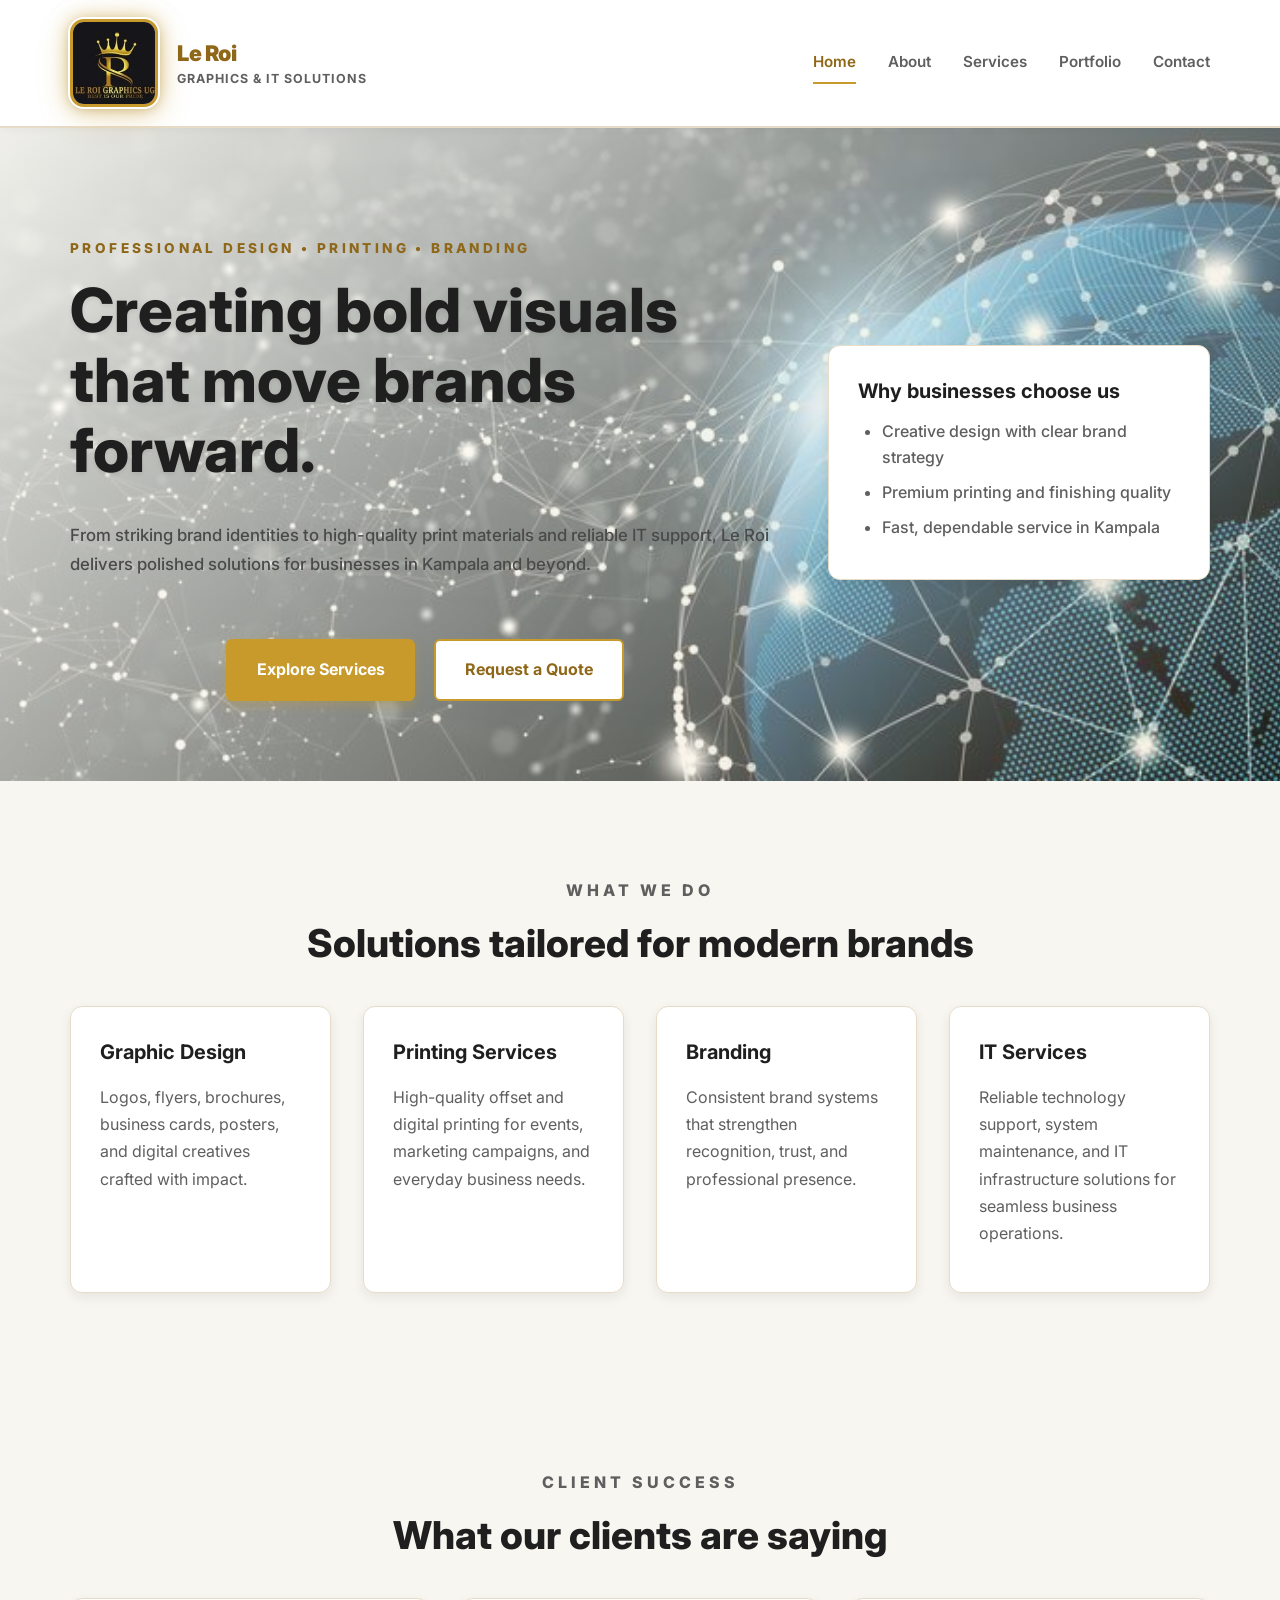
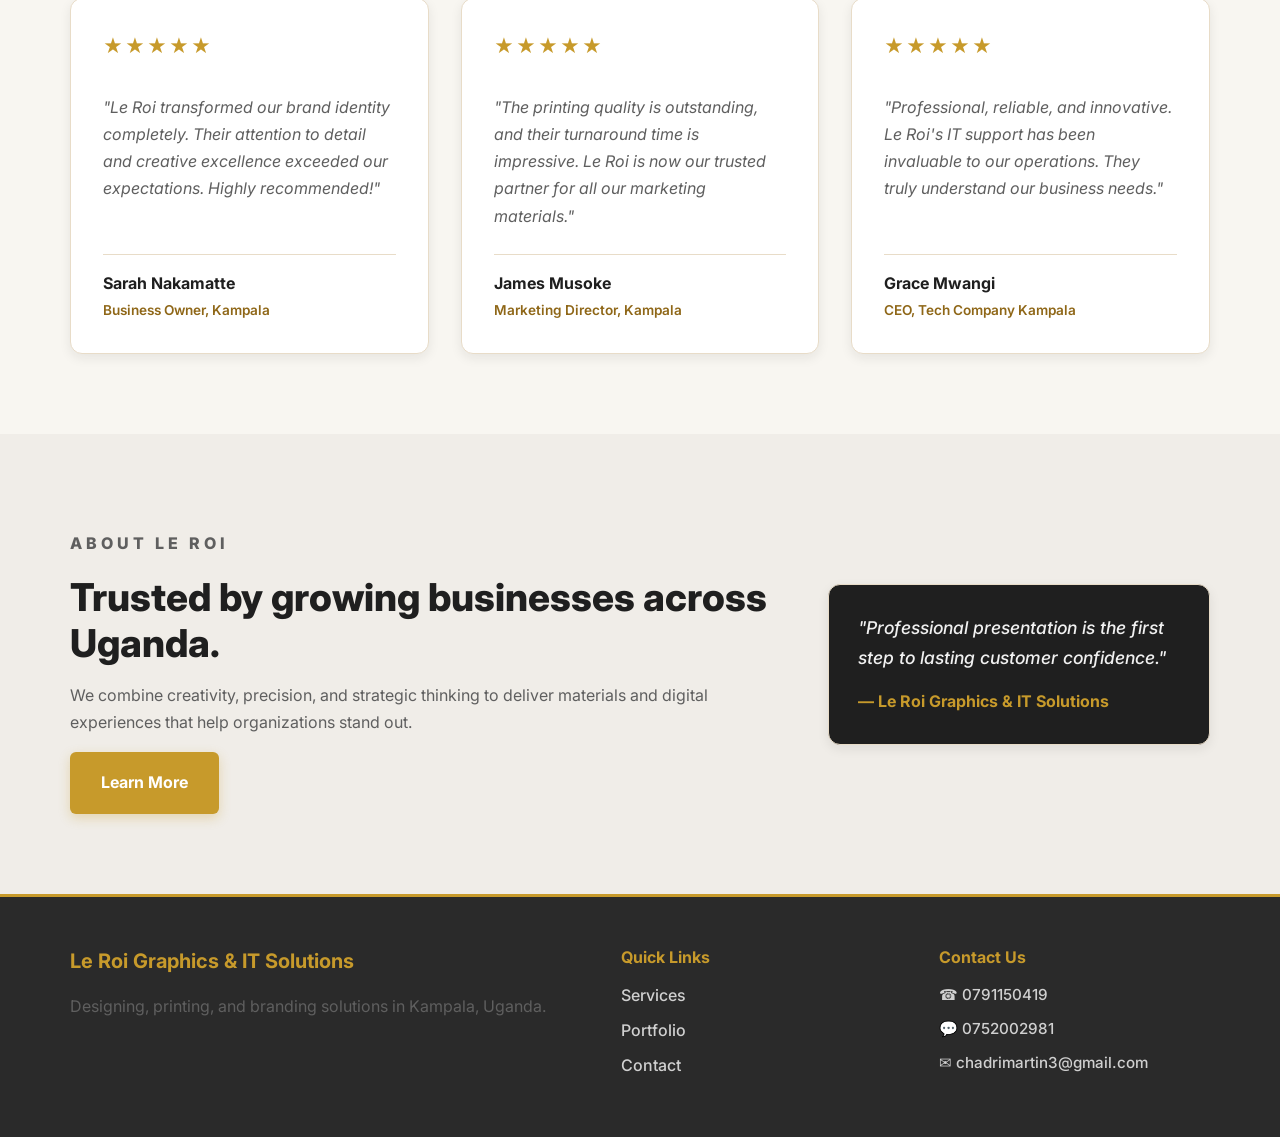
<file: index.html>
<!DOCTYPE html>
<html lang="en">
  <head>
    <meta charset="UTF-8" />
    <meta name="viewport" content="width=device-width, initial-scale=1.0" />
    <title>Le Roi Graphics & IT Solutions</title>
    <meta
      name="description"
      content="Le Roi Graphics & IT Solutions delivers professional design, printing, branding, and IT support services from Kampala, Uganda."
    />
    <link rel="preconnect" href="https://fonts.googleapis.com" />
    <link rel="preconnect" href="https://fonts.gstatic.com" crossorigin />
    <link
      href="https://fonts.googleapis.com/css2?family=Inter:wght@400;500;600;700;800&display=swap"
      rel="stylesheet"
    />
    <link rel="stylesheet" href="styles.css" />
  </head>
  <body>
    <header class="site-header">
      <div class="container nav-bar">
        <a class="brand" href="index.html">
          <img src="fgtg.jpg" alt="Le Roi Graphics & IT Solutions logo" />
          <span>
            <strong>Le Roi</strong>
            <small>Graphics & IT Solutions</small>
          </span>
        </a>
        <button class="hamburger" id="hamburger" aria-label="Toggle menu">
          <span></span>
          <span></span>
          <span></span>
        </button>
        <nav class="main-nav" id="mainNav">
          <a href="index.html" class="active">Home</a>
          <a href="about.html">About</a>
          <a href="services.html">Services</a>
          <a href="portfolio.html">Portfolio</a>
          <a href="contact.html">Contact</a>
        </nav>
      </div>
   </header>
    <script>
      const hamburger = document.getElementById('hamburger');
      const mainNav = document.getElementById('mainNav');
      hamburger.addEventListener('click', () => {
        mainNav.classList.toggle('active');
        hamburger.classList.toggle('active');
      });
      document.querySelectorAll('.main-nav a').forEach(link => {
        link.addEventListener('click', () => {
          mainNav.classList.remove('active');
          hamburger.classList.remove('active');
        });
      });
    </script>

    <main>
      <section class="hero">
        <div class="hero-background">
          <img src="illustration-of-world-and-network-photo.jpg" alt="Global network technology background" />
          <div class="hero-overlay"></div>
        </div>
        <div class="container hero-grid">
          <div class="hero-content">
            <p class="eyebrow">Professional Design • Printing • Branding</p>
            <h1>Creating bold visuals that move brands forward.</h1>
            <p class="hero-copy">
              From striking brand identities to high-quality print materials and reliable IT support,
              Le Roi delivers polished solutions for businesses in Kampala and beyond.
            </p>
            <div class="hero-actions">
              <a class="btn btn-primary" href="services.html">Explore Services</a>
              <a class="btn btn-secondary" href="contact.html">Request a Quote</a>
            </div>
          </div>
          <div class="hero-card">
            <h3>Why businesses choose us</h3>
            <ul>
              <li>Creative design with clear brand strategy</li>
              <li>Premium printing and finishing quality</li>
              <li>Fast, dependable service in Kampala</li>
            </ul>
          </div>
        </div>
      </section>

      <section class="section">
        <div class="container">
          <div class="section-heading">
            <p class="eyebrow">What we do</p>
            <h2>Solutions tailored for modern brands</h2>
          </div>
          <div class="card-grid">
            <article class="card">
              <h3>Graphic Design</h3>
              <p>Logos, flyers, brochures, business cards, posters, and digital creatives crafted with impact.</p>
            </article>
            <article class="card">
              <h3>Printing Services</h3>
              <p>High-quality offset and digital printing for events, marketing campaigns, and everyday business needs.</p>
            </article>
            <article class="card">
              <h3>Branding</h3>
              <p>Consistent brand systems that strengthen recognition, trust, and professional presence.</p>
            </article>
            <article class="card">
              <h3>IT Services</h3>
              <p>Reliable technology support, system maintenance, and IT infrastructure solutions for seamless business operations.</p>
            </article>
          </div>
        </div>
      </section>

      <section class="section">
        <div class="container">
          <div class="section-heading">
            <p class="eyebrow">Client Success</p>
            <h2>What our clients are saying</h2>
          </div>
          <div class="testimonials-grid">
            <article class="testimonial-card">
              <div class="testimonial-stars">★★★★★</div>
              <p class="testimonial-text">"Le Roi transformed our brand identity completely. Their attention to detail and creative excellence exceeded our expectations. Highly recommended!"</p>
              <div class="testimonial-author">
                <strong>Sarah Nakamatte</strong>
                <span>Business Owner, Kampala</span>
              </div>
            </article>
            <article class="testimonial-card">
              <div class="testimonial-stars">★★★★★</div>
              <p class="testimonial-text">"The printing quality is outstanding, and their turnaround time is impressive. Le Roi is now our trusted partner for all our marketing materials."</p>
              <div class="testimonial-author">
                <strong>James Musoke</strong>
                <span>Marketing Director, Kampala</span>
              </div>
            </article>
            <article class="testimonial-card">
              <div class="testimonial-stars">★★★★★</div>
              <p class="testimonial-text">"Professional, reliable, and innovative. Le Roi's IT support has been invaluable to our operations. They truly understand our business needs."</p>
              <div class="testimonial-author">
                <strong>Grace Mwangi</strong>
                <span>CEO, Tech Company Kampala</span>
              </div>
            </article>
          </div>
        </div>
      </section>

      <section class="section section-alt">
        <div class="container split-section">
          <div>
            <p class="eyebrow">About Le Roi</p>
            <h2>Trusted by growing businesses across Uganda.</h2>
            <p>
              We combine creativity, precision, and strategic thinking to deliver materials and digital experiences that help organizations stand out.
            </p>
            <a class="btn btn-primary" href="about.html">Learn More</a>
          </div>
          <div class="quote-box">
            <p>"Professional presentation is the first step to lasting customer confidence."</p>
            <span>— Le Roi Graphics & IT Solutions</span>
          </div>
        </div>
      </section>
    </main>

    <footer class="site-footer">
      <div class="container footer-grid">
        <div>
          <h3>Le Roi Graphics & IT Solutions</h3>
          <p>Designing, printing, and branding solutions in Kampala, Uganda.</p>
        </div>
        <div>
          <h4>Quick Links</h4>
          <a href="services.html">Services</a>
          <a href="portfolio.html">Portfolio</a>
          <a href="contact.html">Contact</a>
        </div>
        <div>
          <h4>Contact Us</h4>
          <a href="tel:0791150419" class="footer-contact">☎ 0791150419</a>
          <a href="https://wa.me/256752002981" class="footer-contact" target="_blank">💬 0752002981</a>
          <a href="mailto:chadrimartin3@gmail.com" class="footer-contact">✉ chadrimartin3@gmail.com</a>
        </div>
      </div>
    </footer>
  </body>
</html>
</file>
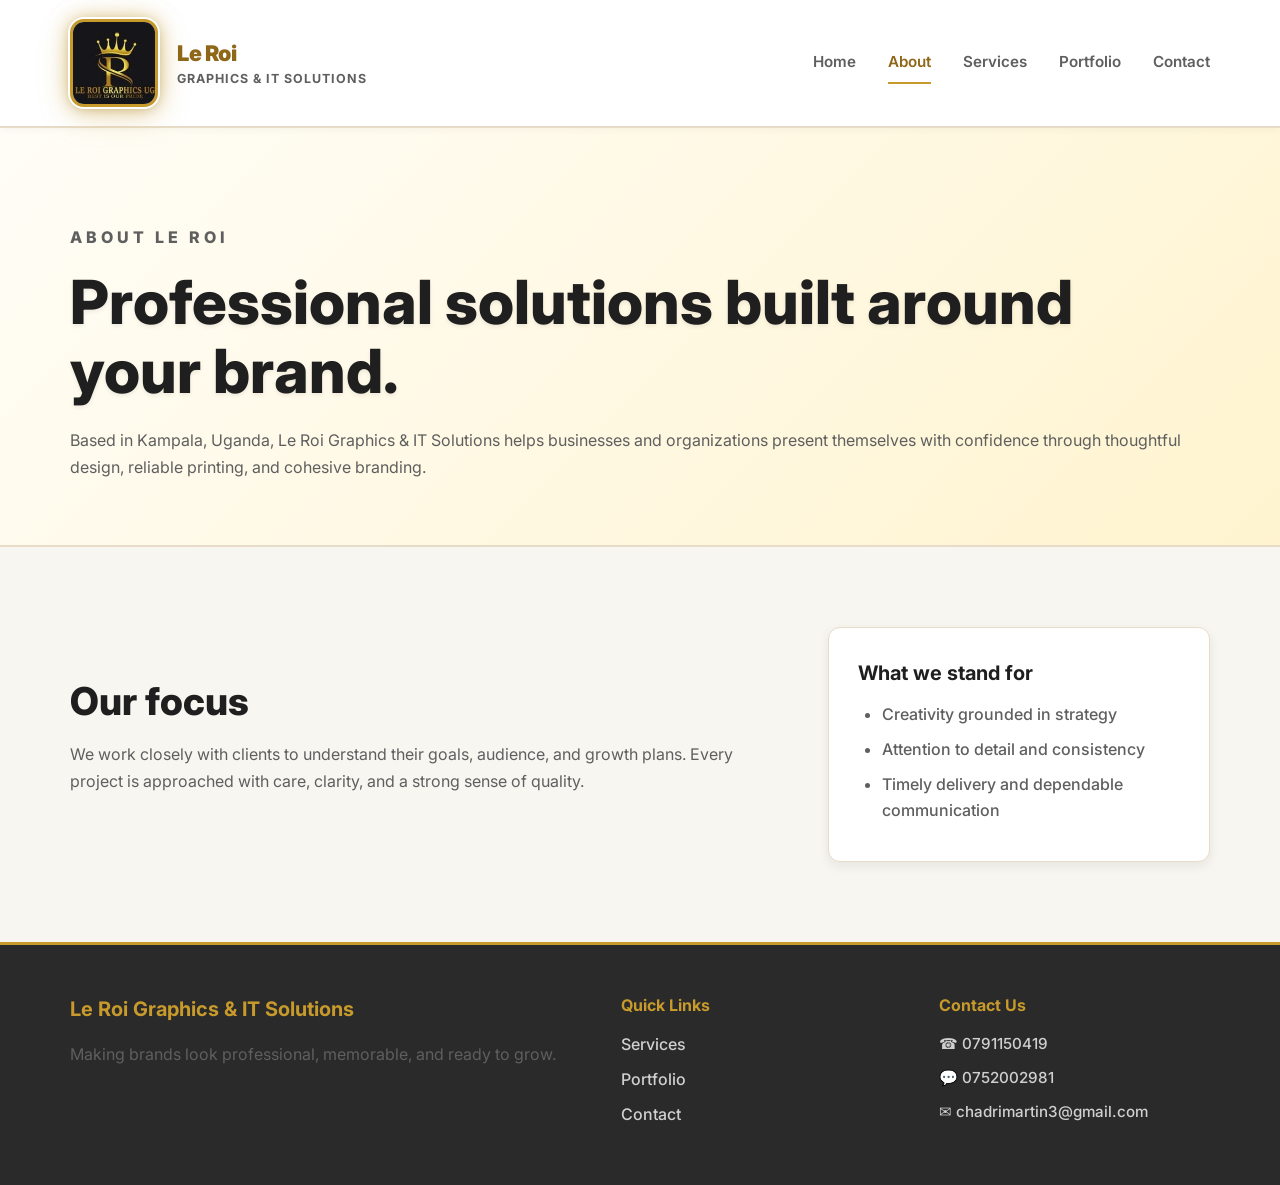
<file: about.html>
<!DOCTYPE html>
<html lang="en">
  <head>
    <meta charset="UTF-8" />
    <meta name="viewport" content="width=device-width, initial-scale=1.0" />
    <title>About Us | Le Roi Graphics & IT Solutions</title>
    <link rel="preconnect" href="https://fonts.googleapis.com" />
    <link rel="preconnect" href="https://fonts.gstatic.com" crossorigin />
    <link
      href="https://fonts.googleapis.com/css2?family=Inter:wght@400;500;600;700;800&display=swap"
      rel="stylesheet"
    />
    <link rel="stylesheet" href="styles.css" />
  </head>
  <body>
    <header class="site-header">
      <div class="container nav-bar">
        <a class="brand" href="index.html">
          <img src="fgtg.jpg" alt="Le Roi Graphics & IT Solutions logo" />
          <span>
            <strong>Le Roi</strong>
            <small>Graphics & IT Solutions</small>
          </span>
        </a>
        <button class="hamburger" id="hamburger" aria-label="Toggle menu">
          <span></span>
          <span></span>
          <span></span>
        </button>
        <nav class="main-nav" id="mainNav">
          <a href="index.html">Home</a>
          <a href="about.html" class="active">About</a>
          <a href="services.html">Services</a>
          <a href="portfolio.html">Portfolio</a>
          <a href="contact.html">Contact</a>
        </nav>
      </div>
    </header>
    <script>
      const hamburger = document.getElementById('hamburger');
      const mainNav = document.getElementById('mainNav');
      hamburger.addEventListener('click', () => {
        mainNav.classList.toggle('active');
        hamburger.classList.toggle('active');
      });
      document.querySelectorAll('.main-nav a').forEach(link => {
        link.addEventListener('click', () => {
          mainNav.classList.remove('active');
          hamburger.classList.remove('active');
        });
      });
    </script>

    <main>
      <section class="page-hero">
        <div class="container">
          <p class="eyebrow">About Le Roi</p>
          <h1>Professional solutions built around your brand.</h1>
          <p>
            Based in Kampala, Uganda, Le Roi Graphics & IT Solutions helps businesses and organizations present themselves with confidence through thoughtful design, reliable printing, and cohesive branding.
          </p>
        </div>
      </section>

      <section class="section">
        <div class="container two-column">
          <div>
            <h2>Our focus</h2>
            <p>
              We work closely with clients to understand their goals, audience, and growth plans. Every project is approached with care, clarity, and a strong sense of quality.
            </p>
          </div>
          <div class="card">
            <h3>What we stand for</h3>
            <ul class="feature-list">
              <li>Creativity grounded in strategy</li>
              <li>Attention to detail and consistency</li>
              <li>Timely delivery and dependable communication</li>
            </ul>
          </div>
        </div>
      </section>
    </main>

    <footer class="site-footer">
      <div class="container footer-grid">
        <div>
          <h3>Le Roi Graphics & IT Solutions</h3>
          <p>Making brands look professional, memorable, and ready to grow.</p>
        </div>
        <div>
          <h4>Quick Links</h4>
          <a href="services.html">Services</a>
          <a href="portfolio.html">Portfolio</a>
          <a href="contact.html">Contact</a>
        </div>
        <div>
          <h4>Contact Us</h4>
          <a href="tel:0791150419" class="footer-contact">☎ 0791150419</a>
          <a href="https://wa.me/256752002981" class="footer-contact" target="_blank">💬 0752002981</a>
          <a href="mailto:chadrimartin3@gmail.com" class="footer-contact">✉ chadrimartin3@gmail.com</a>
        </div>
      </div>
    </footer>
  </body>
</html>
</file>
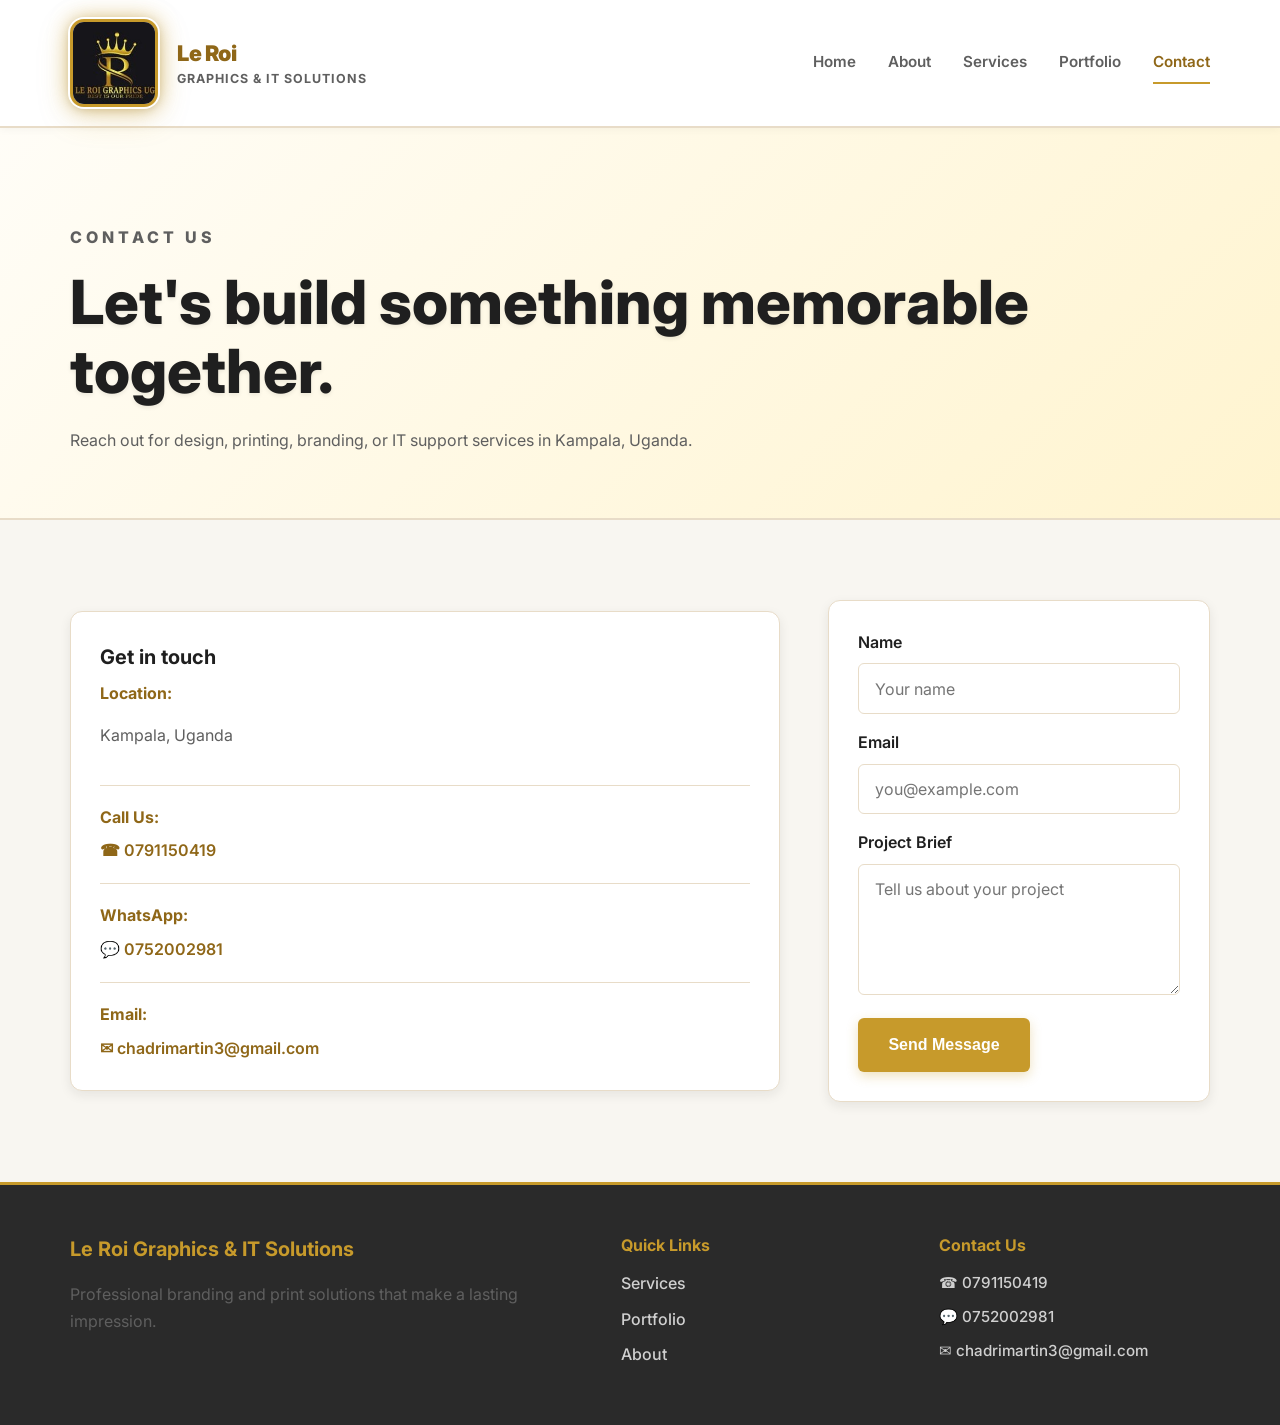
<file: contact.html>
<!DOCTYPE html>
<html lang="en">
  <head>
    <meta charset="UTF-8" />
    <meta name="viewport" content="width=device-width, initial-scale=1.0" />
    <title>Contact | Le Roi Graphics & IT Solutions</title>
    <link rel="preconnect" href="https://fonts.googleapis.com" />
    <link rel="preconnect" href="https://fonts.gstatic.com" crossorigin />
    <link
      href="https://fonts.googleapis.com/css2?family=Inter:wght@400;500;600;700;800&display=swap"
      rel="stylesheet"
    />
    <link rel="stylesheet" href="styles.css" />
  </head>
  <body>
    <header class="site-header">
      <div class="container nav-bar">
        <a class="brand" href="index.html">
          <img src="fgtg.jpg" alt="Le Roi Graphics & IT Solutions logo" />
          <span>
            <strong>Le Roi</strong>
            <small>Graphics & IT Solutions</small>
          </span>
        </a>
        <button class="hamburger" id="hamburger" aria-label="Toggle menu">
          <span></span>
          <span></span>
          <span></span>
        </button>
        <nav class="main-nav" id="mainNav">
          <a href="index.html">Home</a>
          <a href="about.html">About</a>
          <a href="services.html">Services</a>
          <a href="portfolio.html">Portfolio</a>
          <a href="contact.html" class="active">Contact</a>
        </nav>
      </div>
    </header>
    <script>
      const hamburger = document.getElementById('hamburger');
      const mainNav = document.getElementById('mainNav');
      hamburger.addEventListener('click', () => {
        mainNav.classList.toggle('active');
        hamburger.classList.toggle('active');
      });
      document.querySelectorAll('.main-nav a').forEach(link => {
        link.addEventListener('click', () => {
          mainNav.classList.remove('active');
          hamburger.classList.remove('active');
        });
      });
    </script>

    <main>
      <section class="page-hero">
        <div class="container">
          <p class="eyebrow">Contact Us</p>
          <h1>Let's build something memorable together.</h1>
          <p>Reach out for design, printing, branding, or IT support services in Kampala, Uganda.</p>
        </div>
      </section>

      <section class="section">
        <div class="container contact-grid">
          <div class="card contact-info-card">
            <h3>Get in touch</h3>
            <div class="contact-info-item">
              <strong>Location:</strong>
              <p>Kampala, Uganda</p>
            </div>
            <div class="contact-info-item">
              <strong>Call Us:</strong>
              <a href="tel:0791150419" class="contact-link">☎ 0791150419</a>
            </div>
            <div class="contact-info-item">
              <strong>WhatsApp:</strong>
              <a href="https://wa.me/256752002981" class="contact-link" target="_blank">💬 0752002981</a>
            </div>
            <div class="contact-info-item">
              <strong>Email:</strong>
              <a href="mailto:chadrimartin3@gmail.com" class="contact-link">✉ chadrimartin3@gmail.com</a>
            </div>
          </div>
          <form class="card contact-form">
            <label>
              Name
              <input type="text" placeholder="Your name" />
            </label>
            <label>
              Email
              <input type="email" placeholder="you@example.com" />
            </label>
            <label>
              Project Brief
              <textarea rows="5" placeholder="Tell us about your project"></textarea>
            </label>
            <button class="btn btn-primary" type="submit">Send Message</button>
          </form>
        </div>
      </section>
    </main>

    <footer class="site-footer">
      <div class="container footer-grid">
        <div>
          <h3>Le Roi Graphics & IT Solutions</h3>
          <p>Professional branding and print solutions that make a lasting impression.</p>
        </div>
        <div>
          <h4>Quick Links</h4>
          <a href="services.html">Services</a>
          <a href="portfolio.html">Portfolio</a>
          <a href="about.html">About</a>
        </div>
        <div>
          <h4>Contact Us</h4>
          <a href="tel:0791150419" class="footer-contact">☎ 0791150419</a>
          <a href="https://wa.me/256752002981" class="footer-contact" target="_blank">💬 0752002981</a>
          <a href="mailto:chadrimartin3@gmail.com" class="footer-contact">✉ chadrimartin3@gmail.com</a>
        </div>
      </div>
    </footer>
  </body>
</html>
</file>
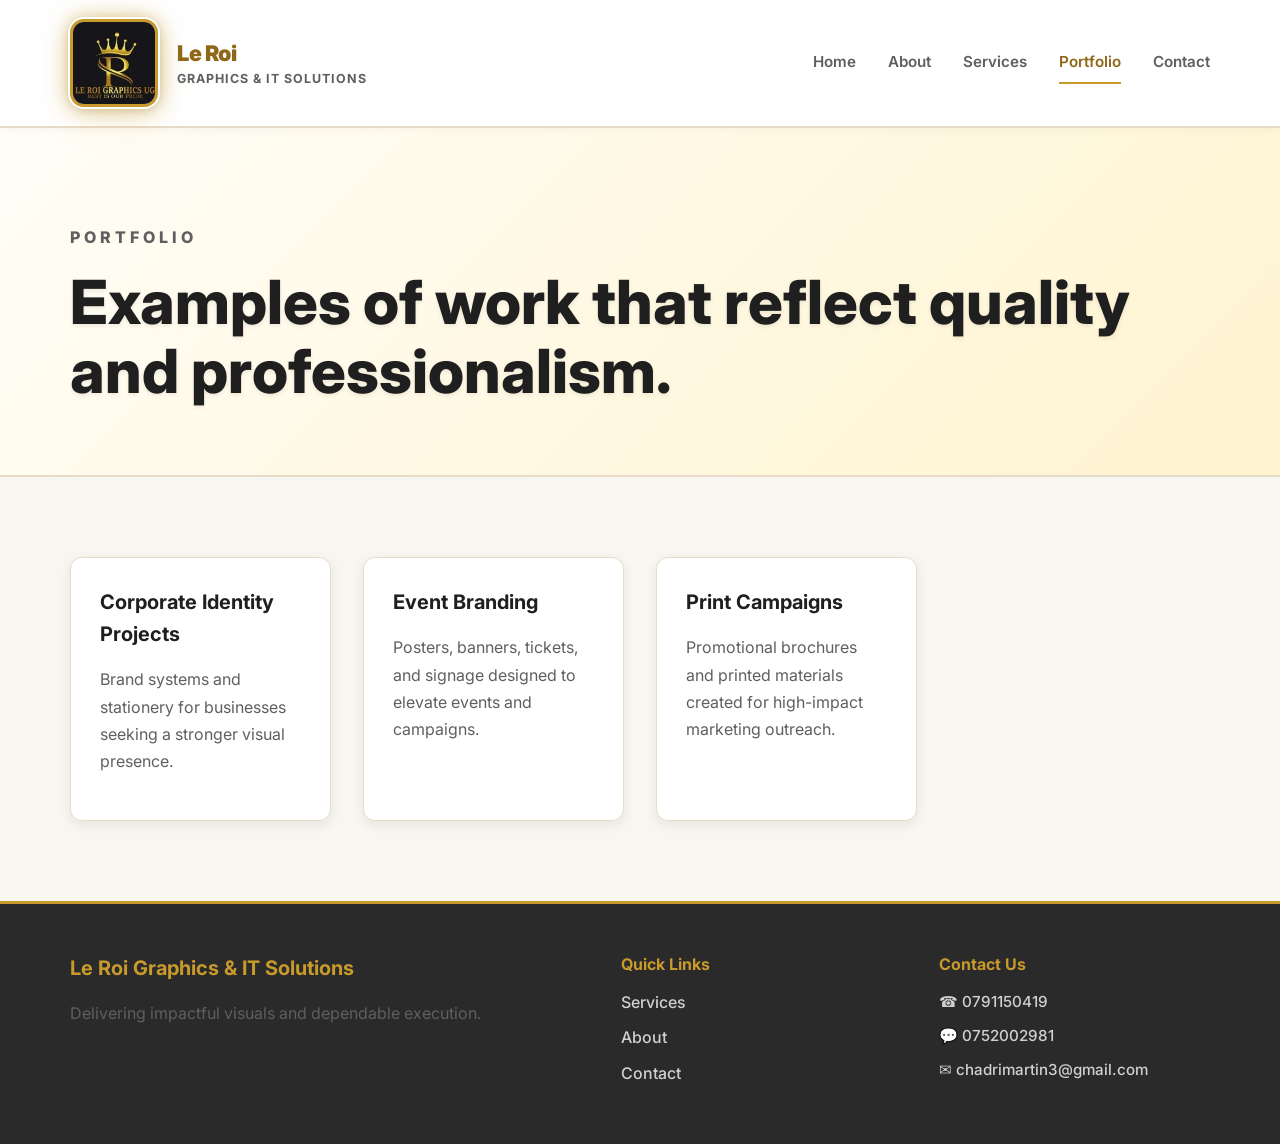
<file: portfolio.html>
<!DOCTYPE html>
<html lang="en">
  <head>
    <meta charset="UTF-8" />
    <meta name="viewport" content="width=device-width, initial-scale=1.0" />
    <title>Portfolio | Le Roi Graphics & IT Solutions</title>
    <link rel="preconnect" href="https://fonts.googleapis.com" />
    <link rel="preconnect" href="https://fonts.gstatic.com" crossorigin />
    <link
      href="https://fonts.googleapis.com/css2?family=Inter:wght@400;500;600;700;800&display=swap"
      rel="stylesheet"
    />
    <link rel="stylesheet" href="styles.css" />
  </head>
  <body>
    <header class="site-header">
      <div class="container nav-bar">
        <a class="brand" href="index.html">
          <img src="fgtg.jpg" alt="Le Roi Graphics & IT Solutions logo" />
          <span>
            <strong>Le Roi</strong>
            <small>Graphics & IT Solutions</small>
          </span>
        </a>
        <button class="hamburger" id="hamburger" aria-label="Toggle menu">
          <span></span>
          <span></span>
          <span></span>
        </button>
        <nav class="main-nav" id="mainNav">
          <a href="index.html">Home</a>
          <a href="about.html">About</a>
          <a href="services.html">Services</a>
          <a href="portfolio.html" class="active">Portfolio</a>
          <a href="contact.html">Contact</a>
        </nav>
      </div>
    </header>
    <script>
      const hamburger = document.getElementById('hamburger');
      const mainNav = document.getElementById('mainNav');
      hamburger.addEventListener('click', () => {
        mainNav.classList.toggle('active');
        hamburger.classList.toggle('active');
      });
      document.querySelectorAll('.main-nav a').forEach(link => {
        link.addEventListener('click', () => {
          mainNav.classList.remove('active');
          hamburger.classList.remove('active');
        });
      });
    </script>

    <main>
      <section class="page-hero">
        <div class="container">
          <p class="eyebrow">Portfolio</p>
          <h1>Examples of work that reflect quality and professionalism.</h1>
        </div>
      </section>

      <section class="section">
        <div class="container card-grid">
          <article class="card">
            <h3>Corporate Identity Projects</h3>
            <p>Brand systems and stationery for businesses seeking a stronger visual presence.</p>
          </article>
          <article class="card">
            <h3>Event Branding</h3>
            <p>Posters, banners, tickets, and signage designed to elevate events and campaigns.</p>
          </article>
          <article class="card">
            <h3>Print Campaigns</h3>
            <p>Promotional brochures and printed materials created for high-impact marketing outreach.</p>
          </article>
        </div>
      </section>
    </main>

    <footer class="site-footer">
      <div class="container footer-grid">
        <div>
          <h3>Le Roi Graphics & IT Solutions</h3>
          <p>Delivering impactful visuals and dependable execution.</p>
        </div>
        <div>
          <h4>Quick Links</h4>
          <a href="services.html">Services</a>
          <a href="about.html">About</a>
          <a href="contact.html">Contact</a>
        </div>        <div>
          <h4>Contact Us</h4>
          <a href="tel:0791150419" class="footer-contact">☎ 0791150419</a>
          <a href="https://wa.me/256752002981" class="footer-contact" target="_blank">💬 0752002981</a>
          <a href="mailto:chadrimartin3@gmail.com" class="footer-contact">✉ chadrimartin3@gmail.com</a>
        </div>      </div>
    </footer>
  </body>
</html>
</file>
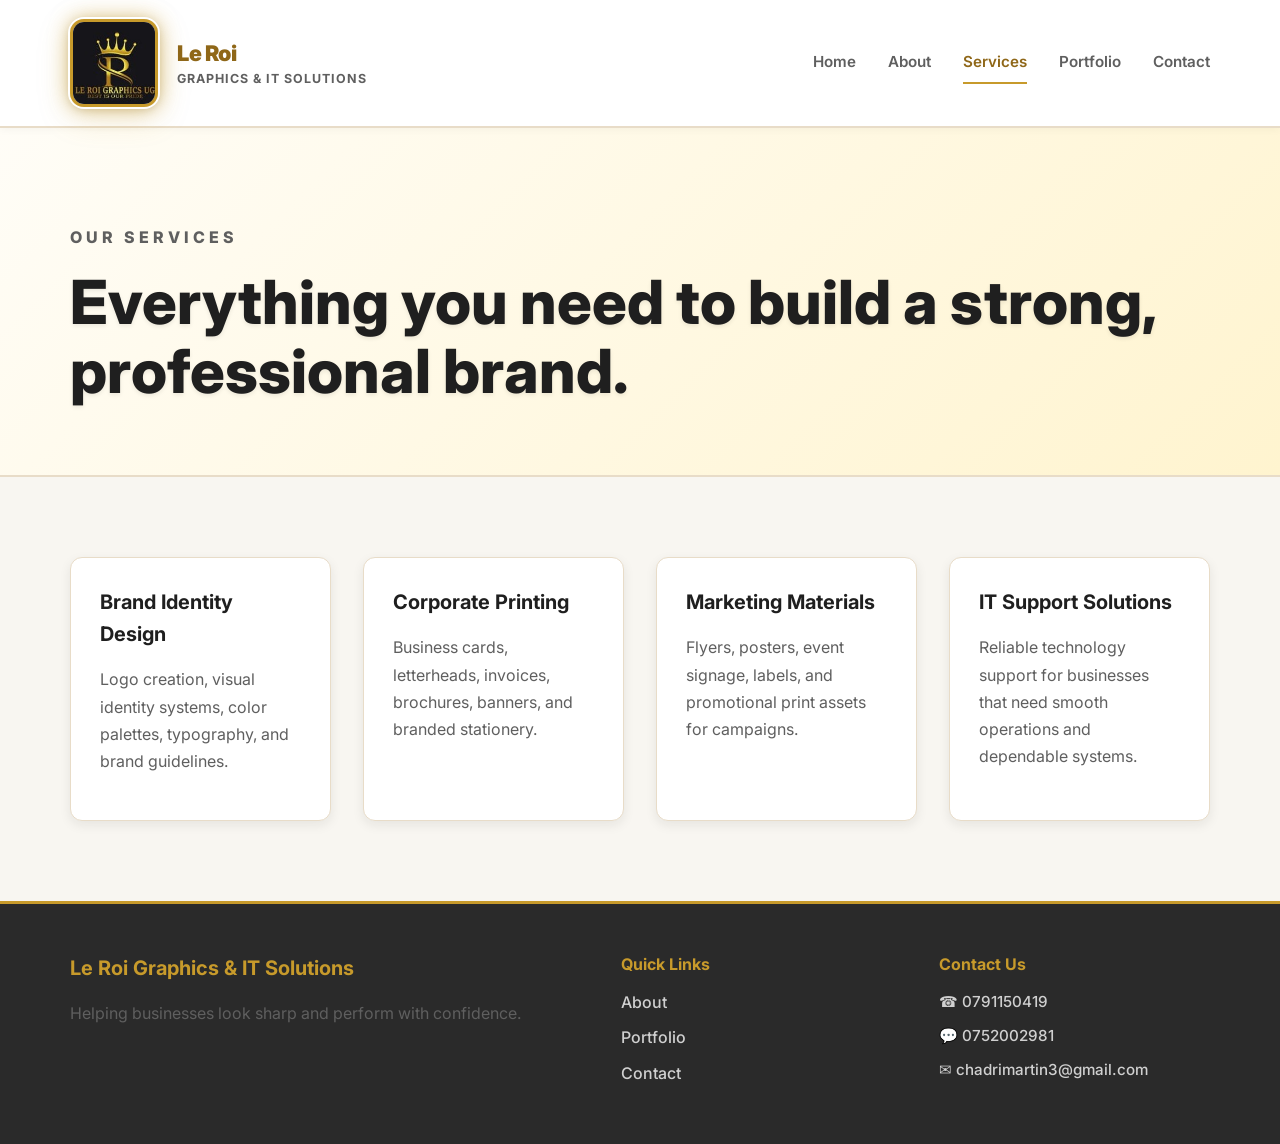
<file: services.html>
<!DOCTYPE html>
<html lang="en">
  <head>
    <meta charset="UTF-8" />
    <meta name="viewport" content="width=device-width, initial-scale=1.0" />
    <title>Services | Le Roi Graphics & IT Solutions</title>
    <link rel="preconnect" href="https://fonts.googleapis.com" />
    <link rel="preconnect" href="https://fonts.gstatic.com" crossorigin />
    <link
      href="https://fonts.googleapis.com/css2?family=Inter:wght@400;500;600;700;800&display=swap"
      rel="stylesheet"
    />
    <link rel="stylesheet" href="styles.css" />
  </head>
  <body>
    <header class="site-header">
      <div class="container nav-bar">
        <a class="brand" href="index.html">
          <img src="fgtg.jpg" alt="Le Roi Graphics & IT Solutions logo" />
          <span>
            <strong>Le Roi</strong>
            <small>Graphics & IT Solutions</small>
          </span>
        </a>
        <button class="hamburger" id="hamburger" aria-label="Toggle menu">
          <span></span>
          <span></span>
          <span></span>
        </button>
        <nav class="main-nav" id="mainNav">
          <a href="index.html">Home</a>
          <a href="about.html">About</a>
          <a href="services.html" class="active">Services</a>
          <a href="portfolio.html">Portfolio</a>
          <a href="contact.html">Contact</a>
        </nav>
      </div>
    </header>
    <script>
      const hamburger = document.getElementById('hamburger');
      const mainNav = document.getElementById('mainNav');
      hamburger.addEventListener('click', () => {
        mainNav.classList.toggle('active');
        hamburger.classList.toggle('active');
      });
      document.querySelectorAll('.main-nav a').forEach(link => {
        link.addEventListener('click', () => {
          mainNav.classList.remove('active');
          hamburger.classList.remove('active');
        });
      });
    </script>

    <main>
      <section class="page-hero">
        <div class="container">
          <p class="eyebrow">Our Services</p>
          <h1>Everything you need to build a strong, professional brand.</h1>
        </div>
      </section>

      <section class="section">
        <div class="container card-grid">
          <article class="card">
            <h3>Brand Identity Design</h3>
            <p>Logo creation, visual identity systems, color palettes, typography, and brand guidelines.</p>
          </article>
          <article class="card">
            <h3>Corporate Printing</h3>
            <p>Business cards, letterheads, invoices, brochures, banners, and branded stationery.</p>
          </article>
          <article class="card">
            <h3>Marketing Materials</h3>
            <p>Flyers, posters, event signage, labels, and promotional print assets for campaigns.</p>
          </article>
          <article class="card">
            <h3>IT Support Solutions</h3>
            <p>Reliable technology support for businesses that need smooth operations and dependable systems.</p>
          </article>
        </div>
      </section>
    </main>

    <footer class="site-footer">
      <div class="container footer-grid">
        <div>
          <h3>Le Roi Graphics & IT Solutions</h3>
          <p>Helping businesses look sharp and perform with confidence.</p>
        </div>
        <div>
          <h4>Quick Links</h4>
          <a href="about.html">About</a>
          <a href="portfolio.html">Portfolio</a>
          <a href="contact.html">Contact</a>
        </div>
        <div>
          <h4>Contact Us</h4>
          <a href="tel:0791150419" class="footer-contact">☎ 0791150419</a>
          <a href="https://wa.me/256752002981" class="footer-contact" target="_blank">💬 0752002981</a>
          <a href="mailto:chadrimartin3@gmail.com" class="footer-contact">✉ chadrimartin3@gmail.com</a>
        </div>
      </div>
    </footer>
  </body>
</html>
</file>
<file: styles.css>
:root {
  --gold: #c79a2b;
  --gold-dark: #8f6718;
  --ink: #1f1f1f;
  --muted: #5f5f5f;
  --bg: #f8f6f1;
  --surface: #ffffff;
  --border: #e8dcc8;
  --light-gray: #f0ede8;
}

* {
  box-sizing: border-box;
}

html {
  scroll-behavior: smooth;
}

body {
  margin: 0;
  font-family: 'Segoe UI', 'Inter', -apple-system, BlinkMacSystemFont, sans-serif;
  color: var(--ink);
  background: var(--bg);
  line-height: 1.6;
}

a {
  color: inherit;
  text-decoration: none;
  transition: color 0.3s ease;
}

img {
  max-width: 100%;
  display: block;
}

.container {
  width: min(1140px, calc(100% - 2.5rem));
  margin: 0 auto;
}

/* Header & Navigation */
.site-header {
  background: var(--surface);
  border-bottom: 2px solid var(--border);
  position: sticky;
  top: 0;
  z-index: 100;
  box-shadow: 0 2px 8px rgba(0, 0, 0, 0.04);
}

.nav-bar {
  display: flex;
  justify-content: space-between;
  align-items: center;
  padding: 1.2rem 0;
}

.brand {
  display: flex;
  align-items: center;
  gap: 1.2rem;
  font-weight: 800;
  font-size: 1.1rem;
}

.brand img {
  width: 88px;
  height: 88px;
  border-radius: 14px;
  object-fit: cover;
  border: 3px solid var(--gold);
  flex-shrink: 0;
  box-shadow: 0 0 0 2px var(--surface), 0 0 20px rgba(199, 154, 43, 0.6), 0 8px 32px rgba(199, 154, 43, 0.25), 0 2px 8px rgba(0, 0, 0, 0.15);
  transition: transform 0.3s ease, box-shadow 0.3s ease;
}

.brand img:hover {
  transform: translateY(-3px);
  box-shadow: 0 0 0 2px var(--surface), 0 0 28px rgba(199, 154, 43, 0.8), 0 12px 40px rgba(199, 154, 43, 0.35), 0 4px 12px rgba(0, 0, 0, 0.2);
}

.brand span {
  display: flex;
  flex-direction: column;
  line-height: 1.3;
}

.brand strong {
  color: var(--gold-dark);
  font-size: 1.35rem;
  font-weight: 900;
  letter-spacing: -0.5px;
}

.brand small {
  color: var(--muted);
  font-size: 0.78rem;
  font-weight: 700;
  letter-spacing: 1px;
  text-transform: uppercase;
  margin-top: 0.2rem;
}

/* Hamburger Menu */
.hamburger {
  display: none;
  background: none;
  border: none;
  cursor: pointer;
  flex-direction: column;
  gap: 6px;
  padding: 0.5rem;
}

.hamburger span {
  width: 26px;
  height: 3px;
  background: var(--ink);
  border-radius: 2px;
  transition: all 0.3s ease;
}

.hamburger.active span:nth-child(1) {
  transform: rotate(45deg) translate(10px, 10px);
}

.hamburger.active span:nth-child(2) {
  opacity: 0;
}

.hamburger.active span:nth-child(3) {
  transform: rotate(-45deg) translate(7px, -7px);
}

.main-nav {
  display: flex;
  gap: 2rem;
  align-items: center;
  flex-wrap: nowrap;
}

.main-nav a {
  color: var(--muted);
  font-weight: 600;
  font-size: 0.95rem;
  position: relative;
  padding: 0.5rem 0;
  border-bottom: 2px solid transparent;
  transition: all 0.3s ease;
}

.main-nav a:hover,
.main-nav a.active {
  color: var(--gold-dark);
  border-bottom-color: var(--gold);
}

/* Hero Section */
.hero {
  position: relative;
  padding: 6rem 0 5rem;
  overflow: hidden;
  min-height: 600px;
  display: flex;
  align-items: center;
}

.hero-background {
  position: absolute;
  top: 0;
  left: 0;
  width: 100%;
  height: 100%;
  z-index: 0;
}

.hero-background img {
  width: 100%;
  height: 100%;
  object-fit: cover;
}

.hero-overlay {
  position: absolute;
  top: 0;
  left: 0;
  width: 100%;
  height: 100%;
  background: linear-gradient(135deg, rgba(255, 253, 247, 0.94) 0%, rgba(199, 154, 43, 0.12) 100%);
}

.hero-grid {
  display: grid;
  grid-template-columns: 1.3fr 0.7fr;
  gap: 3rem;
  align-items: center;
  position: relative;
  z-index: 1;
}

.hero-content {
  display: flex;
  flex-direction: column;
}

.eyebrow {
  text-transform: uppercase;
  letter-spacing: 0.25em;
  color: var(--gold-dark);
  font-weight: 800;
  font-size: 0.85rem;
  margin-bottom: 1rem;
}

h1 {
  font-size: clamp(2.2rem, 5vw, 3.8rem);
  margin: 0 0 1.2rem;
  font-weight: 800;
  line-height: 1.15;
  color: var(--ink);
  text-shadow: 0 2px 4px rgba(0, 0, 0, 0.08);
}

h2 {
  font-size: clamp(1.7rem, 3vw, 2.4rem);
  margin: 0 0 1rem;
  font-weight: 800;
  line-height: 1.2;
  color: var(--ink);
}

h3 {
  font-size: 1.25rem;
  font-weight: 700;
  margin: 0 0 0.5rem;
  color: var(--ink);
}

h4 {
  font-size: 1rem;
  font-weight: 700;
  margin: 0 0 0.5rem;
}

.hero-copy,
.section p,
.page-hero p,
.card p,
.quote-box p,
.site-footer p {
  color: var(--muted);
  font-size: 1rem;
  line-height: 1.7;
}

.hero-copy {
  font-size: 1.05rem;
  margin-bottom: 1.8rem;
  color: #4a4a4a;
  font-weight: 500;
}

.hero-actions {
  display: flex;
  gap: 1.2rem;
  flex-wrap: wrap;
  margin-top: 2rem;
  justify-content: center;
}

.btn {
  display: inline-block;
  padding: 1rem 1.8rem;
  border-radius: 6px;
  font-weight: 700;
  font-size: 1rem;
  transition: all 0.3s ease;
  border: 2px solid transparent;
  cursor: pointer;
}

.btn-primary {
  background: var(--gold);
  color: white;
  box-shadow: 0 4px 12px rgba(199, 154, 43, 0.3);
}

.btn-primary:hover {
  background: var(--gold-dark);
  transform: translateY(-2px);
  box-shadow: 0 6px 16px rgba(199, 154, 43, 0.4);
}

.btn-secondary {
  border: 2px solid var(--gold);
  color: var(--gold-dark);
  background: white;
}

.btn-secondary:hover {
  background: var(--light-gray);
  transform: translateY(-2px);
}

.hero-card,
.card,
.quote-box,
.contact-form {
  background: var(--surface);
  border: 1px solid var(--border);
  border-radius: 12px;
  padding: 1.8rem;
  box-shadow: 0 4px 12px rgba(31, 31, 31, 0.08);
  transition: all 0.3s ease;
}

.hero-card:hover,
.card:hover {
  box-shadow: 0 8px 20px rgba(31, 31, 31, 0.12);
  transform: translateY(-4px);
  border-color: var(--gold);
}

.hero-card ul,
.feature-list {
  padding-left: 1.5rem;
  margin: 0.8rem 0 0;
}

.hero-card li,
.feature-list li {
  margin-bottom: 0.6rem;
  color: var(--muted);
  font-weight: 500;
}


/* Sections */
.section {
  padding: 5rem 0;
}

.section-alt {
  background: var(--light-gray);
}

.section-heading {
  margin-bottom: 2.5rem;
  text-align: center;
}

.card-grid {
  display: grid;
  grid-template-columns: repeat(4, minmax(0, 1fr));
  gap: 2rem;
}

/* Contact Bar */
.contact-bar {
  display: flex;
  gap: 2rem;
  justify-content: center;
  padding: 1rem 0;
  border-top: 1px solid var(--border);
  flex-wrap: wrap;
}

.contact-item {
  display: flex;
  align-items: center;
  gap: 0.6rem;
  font-weight: 600;
  font-size: 0.95rem;
  color: var(--muted);
  transition: all 0.3s ease;
}

.contact-item:hover {
  color: var(--gold-dark);
}

.contact-icon {
  font-size: 1.3rem;
  display: inline-flex;
  align-items: center;
  justify-content: center;
}

.contact-text {
  display: inline;
}

/* Testimonials Section */
.testimonials-grid {
  display: grid;
  grid-template-columns: repeat(3, 1fr);
  gap: 2rem;
}

.testimonial-card {
  background: var(--surface);
  border: 1px solid var(--border);
  border-radius: 12px;
  padding: 2rem;
  box-shadow: 0 4px 12px rgba(31, 31, 31, 0.08);
  transition: all 0.3s ease;
  display: flex;
  flex-direction: column;
}

.testimonial-card:hover {
  box-shadow: 0 8px 20px rgba(31, 31, 31, 0.12);
  transform: translateY(-4px);
  border-color: var(--gold);
}

.testimonial-stars {
  color: var(--gold);
  font-size: 1.2rem;
  margin-bottom: 1rem;
  letter-spacing: 2px;
}

.testimonial-text {
  color: var(--muted);
  font-size: 0.95rem;
  line-height: 1.7;
  margin-bottom: 1.5rem;
  flex-grow: 1;
  font-style: italic;
}

.testimonial-author {
  display: flex;
  flex-direction: column;
  gap: 0.2rem;
  border-top: 1px solid var(--border);
  padding-top: 1rem;
}

.testimonial-author strong {
  color: var(--ink);
  font-weight: 700;
}

.testimonial-author span {
  color: var(--gold-dark);
  font-size: 0.85rem;
  font-weight: 600;
}

.split-section,
.contact-grid,
.two-column {
  display: grid;
  grid-template-columns: 1.3fr 0.7fr;
  gap: 3rem;
  align-items: center;
}

.page-hero {
  padding: 5rem 0 3rem;
  background: linear-gradient(135deg, #fffdf7 0%, #fff4cf 100%);
  border-bottom: 2px solid var(--border);
}

.quote-box {
  background: var(--ink);
  color: white;
}

.quote-box p {
  font-size: 1.1rem;
  font-style: italic;
  font-weight: 500;
  margin: 0 0 1rem;
  color: #f0f0f0;
}

.quote-box span {
  color: var(--gold);
  font-weight: 700;
  font-style: normal;
}

/* Footer */
.site-footer {
  background: #2a2a2a;
  color: white;
  padding: 3rem 0 1.5rem;
  border-top: 3px solid var(--gold);
}

.footer-grid {
  display: grid;
  grid-template-columns: 1.3fr 0.7fr 0.7fr;
  gap: 3rem;
  margin-bottom: 1.5rem;
}

.site-footer h3,
.site-footer h4 {
  color: var(--gold);
  margin-bottom: 0.8rem;
}

.site-footer a {
  display: block;
  color: #d0d0d0;
  margin-bottom: 0.6rem;
  font-weight: 500;
  transition: color 0.3s ease;
}

.site-footer a:hover {
  color: var(--gold);
}

.footer-contact {
  display: flex !important;
  align-items: center;
  gap: 0.6rem;
  font-size: 0.95rem;
}

/* Contact Page Styling */
.contact-info-item {
  margin-bottom: 1.2rem;
  padding-bottom: 1.2rem;
  border-bottom: 1px solid var(--border);
}

.contact-info-item:last-child {
  border-bottom: none;
  margin-bottom: 0;
  padding-bottom: 0;
}

.contact-info-item strong {
  display: block;
  color: var(--gold-dark);
  margin-bottom: 0.5rem;
  font-weight: 700;
}

.contact-link {
  color: var(--gold-dark);
  font-weight: 600;
  display: inline-flex;
  align-items: center;
  gap: 0.6rem;
  transition: all 0.3s ease;
}

.contact-link:hover {
  color: var(--gold);
}

.contact-info-card {
  display: flex;
  flex-direction: column;
}

/* Forms */
input,
textarea {
  width: 100%;
  margin-top: 0.5rem;
  padding: 0.9rem 1rem;
  border-radius: 6px;
  border: 1px solid var(--border);
  font-family: inherit;
  font-size: 1rem;
  transition: all 0.3s ease;
}

input:focus,
textarea:focus {
  outline: none;
  border-color: var(--gold);
  box-shadow: 0 0 0 3px rgba(199, 154, 43, 0.1);
}

.contact-form label {
  display: block;
  margin-bottom: 1rem;
  font-weight: 600;
  color: var(--ink);
}


/* Responsive Design */
@media (max-width: 900px) {
  .hero-grid,
  .split-section,
  .contact-grid,
  .two-column,
  .footer-grid {
    grid-template-columns: 1fr;
    gap: 2rem;
  }

  .card-grid {
    grid-template-columns: repeat(2, minmax(0, 1fr));
  }

  .testimonials-grid {
    grid-template-columns: repeat(2, 1fr);
  }

  .hamburger {
    display: flex;
  }

  .main-nav {
    position: absolute;
    top: 100%;
    left: 0;
    right: 0;
    flex-direction: column;
    background: var(--surface);
    border-bottom: 2px solid var(--border);
    gap: 0;
    max-height: 0;
    overflow: hidden;
    transition: max-height 0.3s ease;
  }

  .main-nav.active {
    max-height: 500px;
  }

  .main-nav a {
    display: block;
    padding: 1rem 1.5rem;
    border-bottom: 1px solid var(--border);
    border-bottom-color: transparent;
  }

  .main-nav a.active {
    background: var(--light-gray);
    border-left: 4px solid var(--gold);
  }
}

@media (max-width: 700px) {
  .container {
    width: min(100%, calc(100% - 1.5rem));
  }

  .nav-bar {
    padding: 1rem 0;
  }

  .brand {
    gap: 0.9rem;
  }

  .brand img {
    width: 60px;
    height: 60px;
    border-radius: 10px;
  }

  .brand strong {
    font-size: 1.1rem;
  }

  .brand small {
    font-size: 0.68rem;
  }

  .hero {
    padding: 4rem 0 3rem;
    min-height: auto;
  }

  h1 {
    font-size: 1.8rem;
  }

  h2 {
    font-size: 1.4rem;
  }

  .card-grid {
    grid-template-columns: 1fr;
  }

  .testimonials-grid {
    grid-template-columns: 1fr;
  }

  .hero-actions {
    gap: 0.8rem;
  }

  .btn {
    padding: 0.85rem 1.4rem;
    font-size: 0.95rem;
  }

  .section {
    padding: 3rem 0;
  }

  .hero-card,
  .card,
  .quote-box,
  .contact-form {
    padding: 1.4rem;
  }

  .site-footer {
    padding: 2rem 0 1rem;
  }

  .footer-grid {
    gap: 1.5rem;
  }
}

@media (max-width: 480px) {
  .brand {
    flex: 1;
  }

  .brand span {
    font-size: 0.9rem;
  }

  h1 {
    font-size: 1.5rem;
  }

  h2 {
    font-size: 1.2rem;
  }

  .eyebrow {
    font-size: 0.75rem;
  }

  .hero-copy {
    font-size: 0.95rem;
  }

  .hero-actions {
    flex-direction: column;
  }

  .btn {
    width: 100%;
    text-align: center;
  }

  .main-nav a {
    padding: 0.8rem 1rem;
  }

  .contact-bar {
    flex-direction: column;
    gap: 0.8rem;
    padding: 1rem;
  }

  .contact-item {
    font-size: 0.85rem;
  }

  .contact-text {
    display: none;
  }

  .testimonials-grid {
    grid-template-columns: 1fr;
  }
}
</file>
